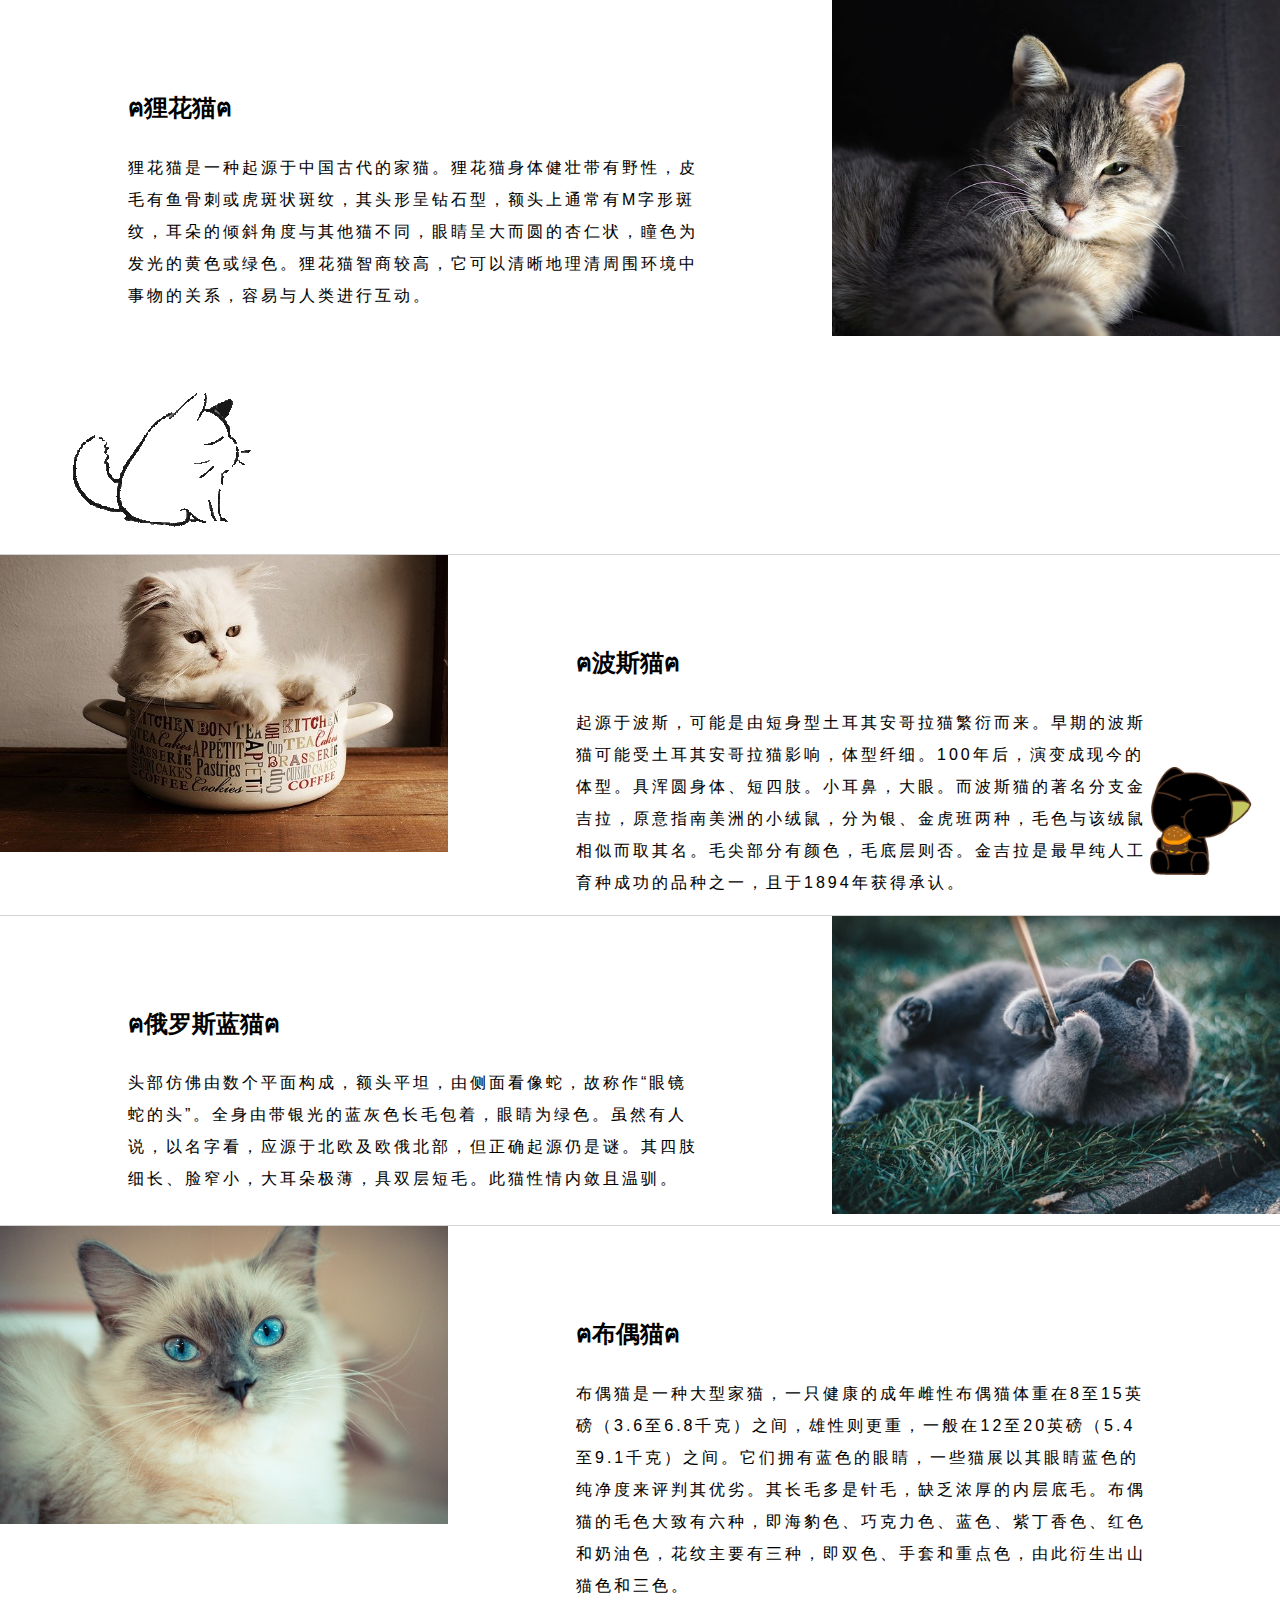
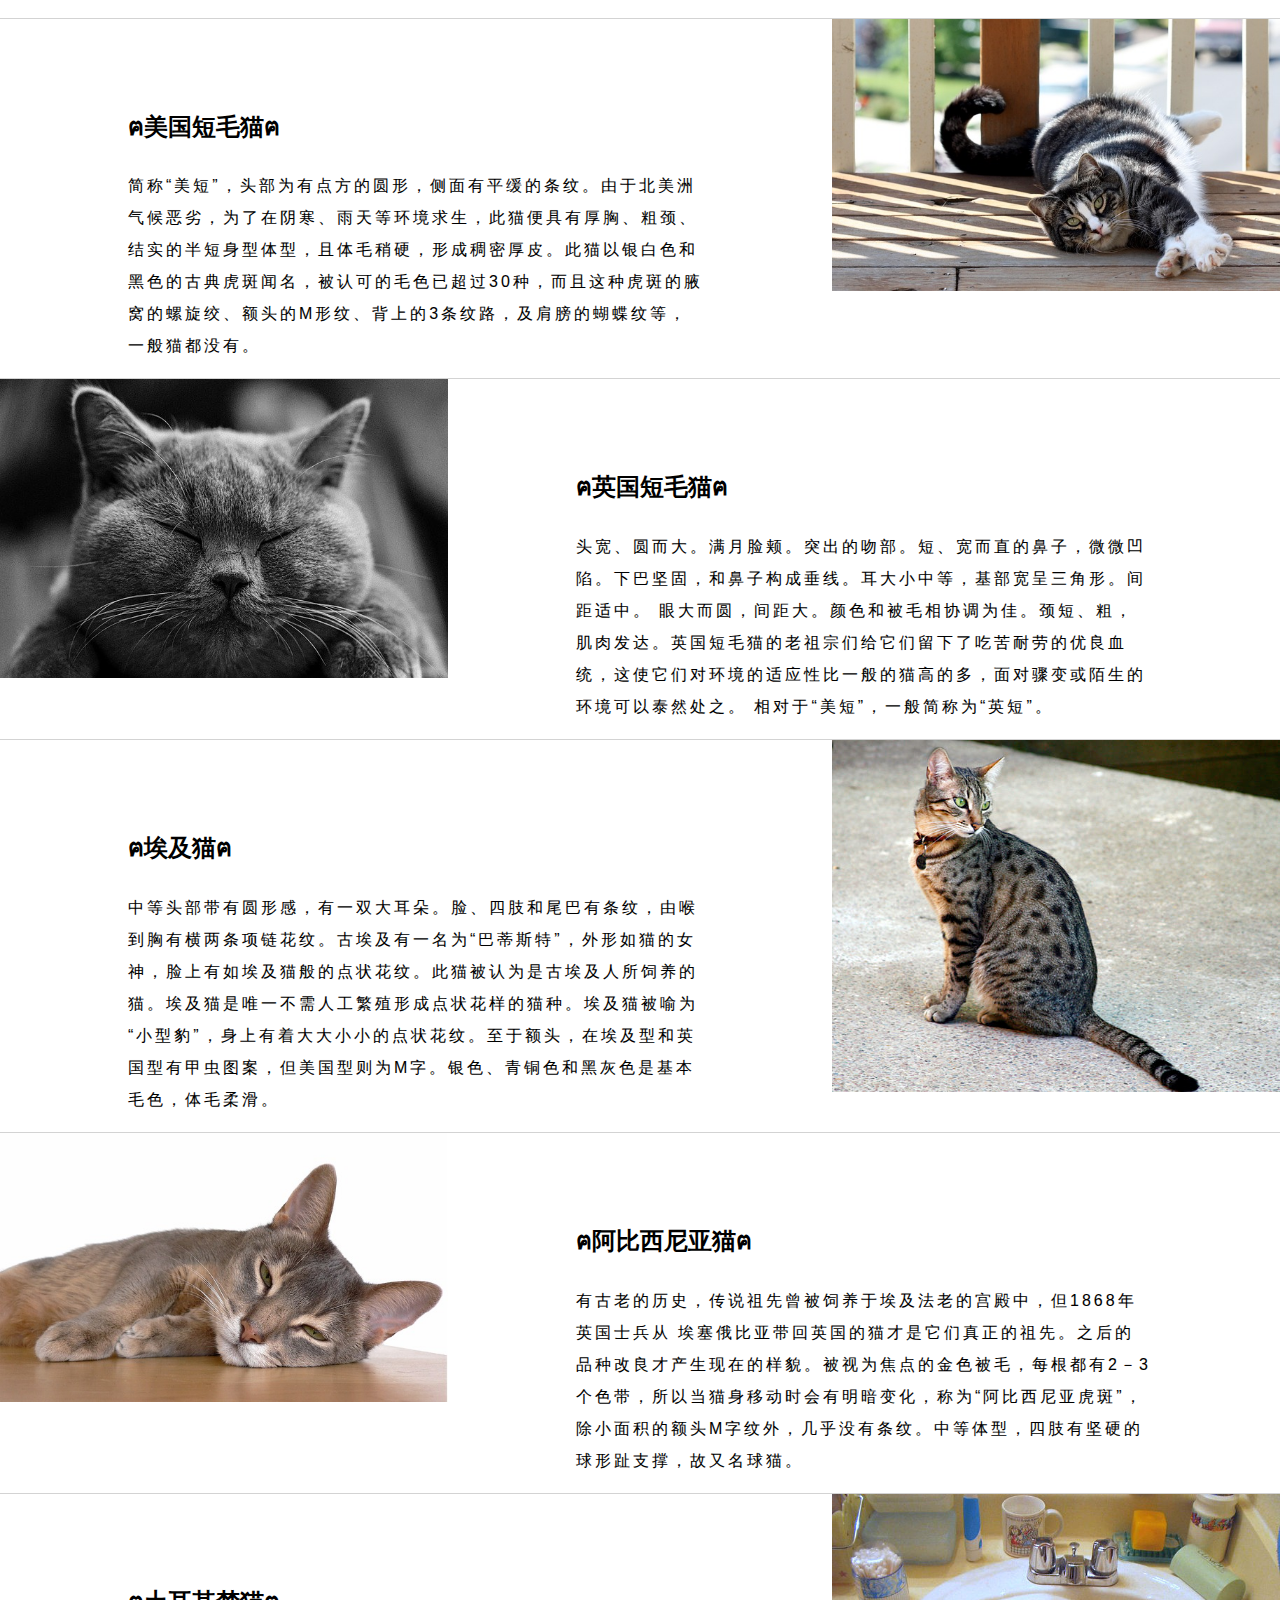
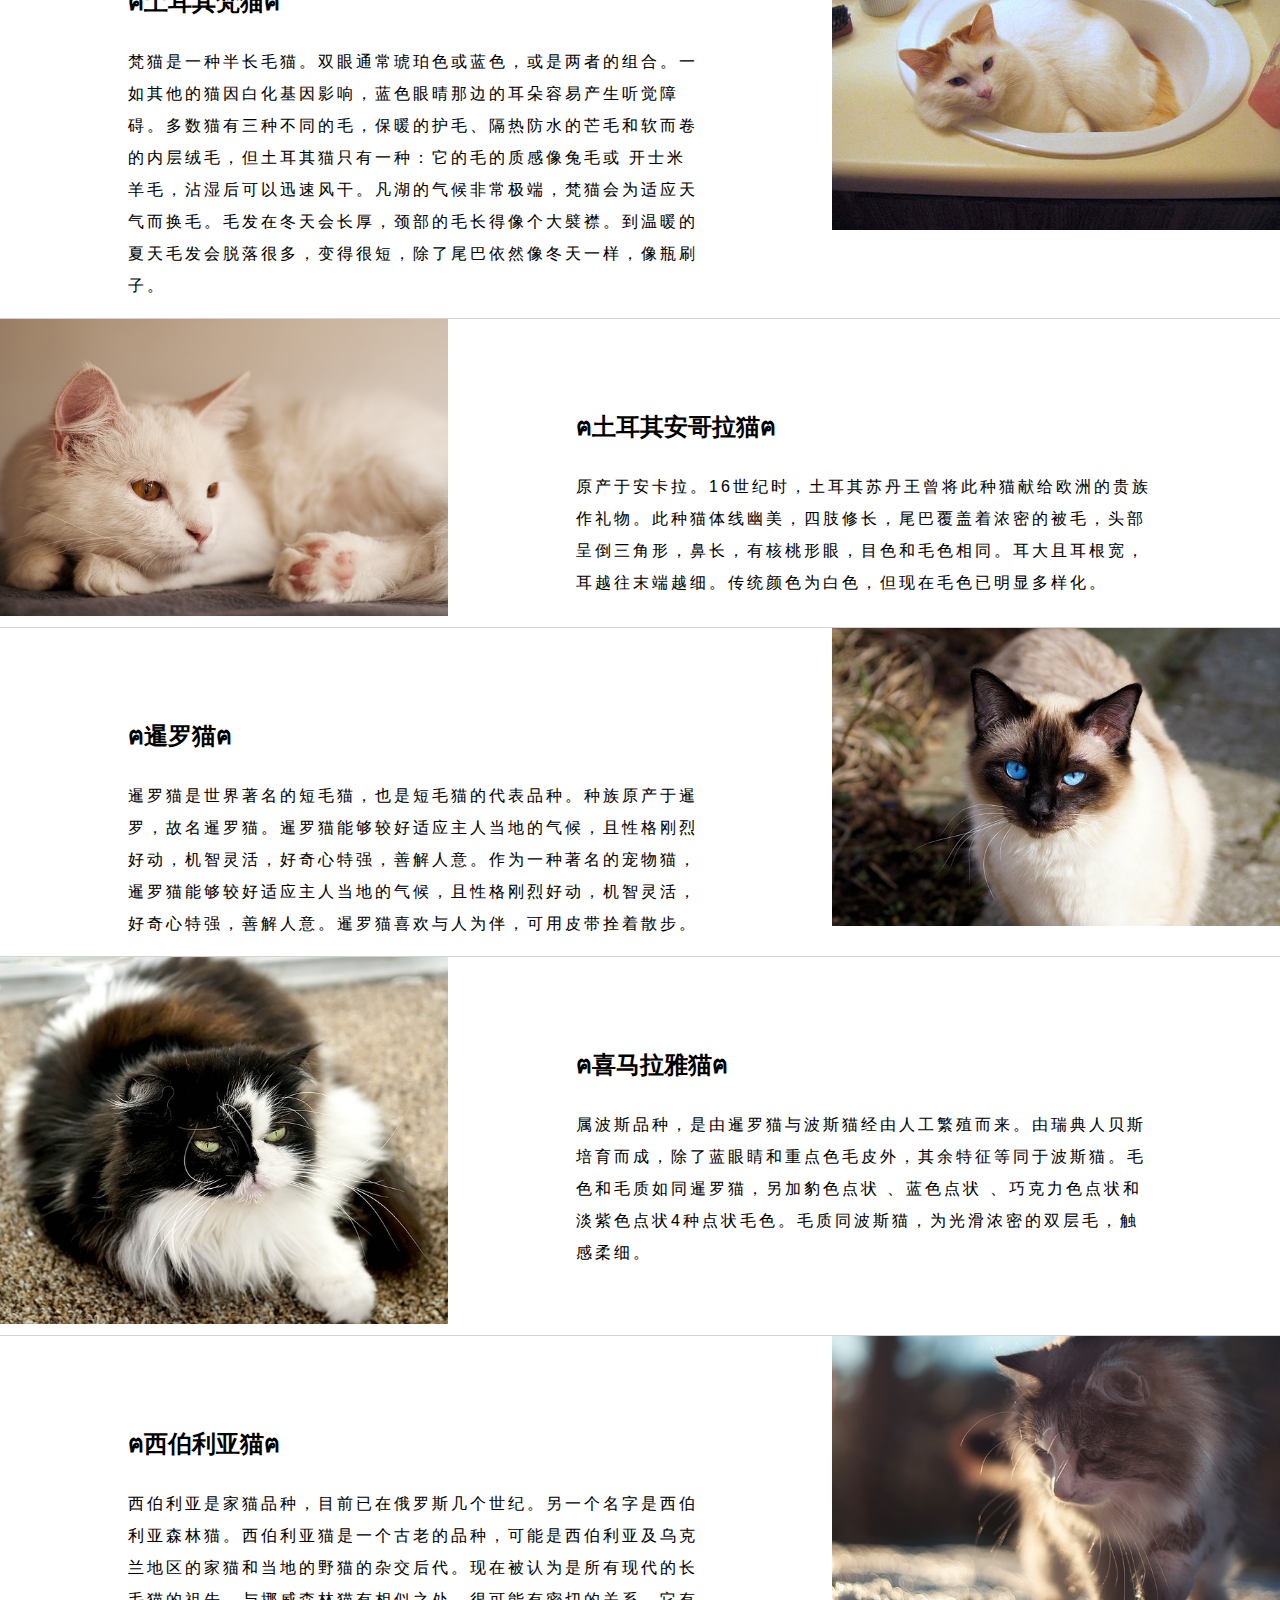
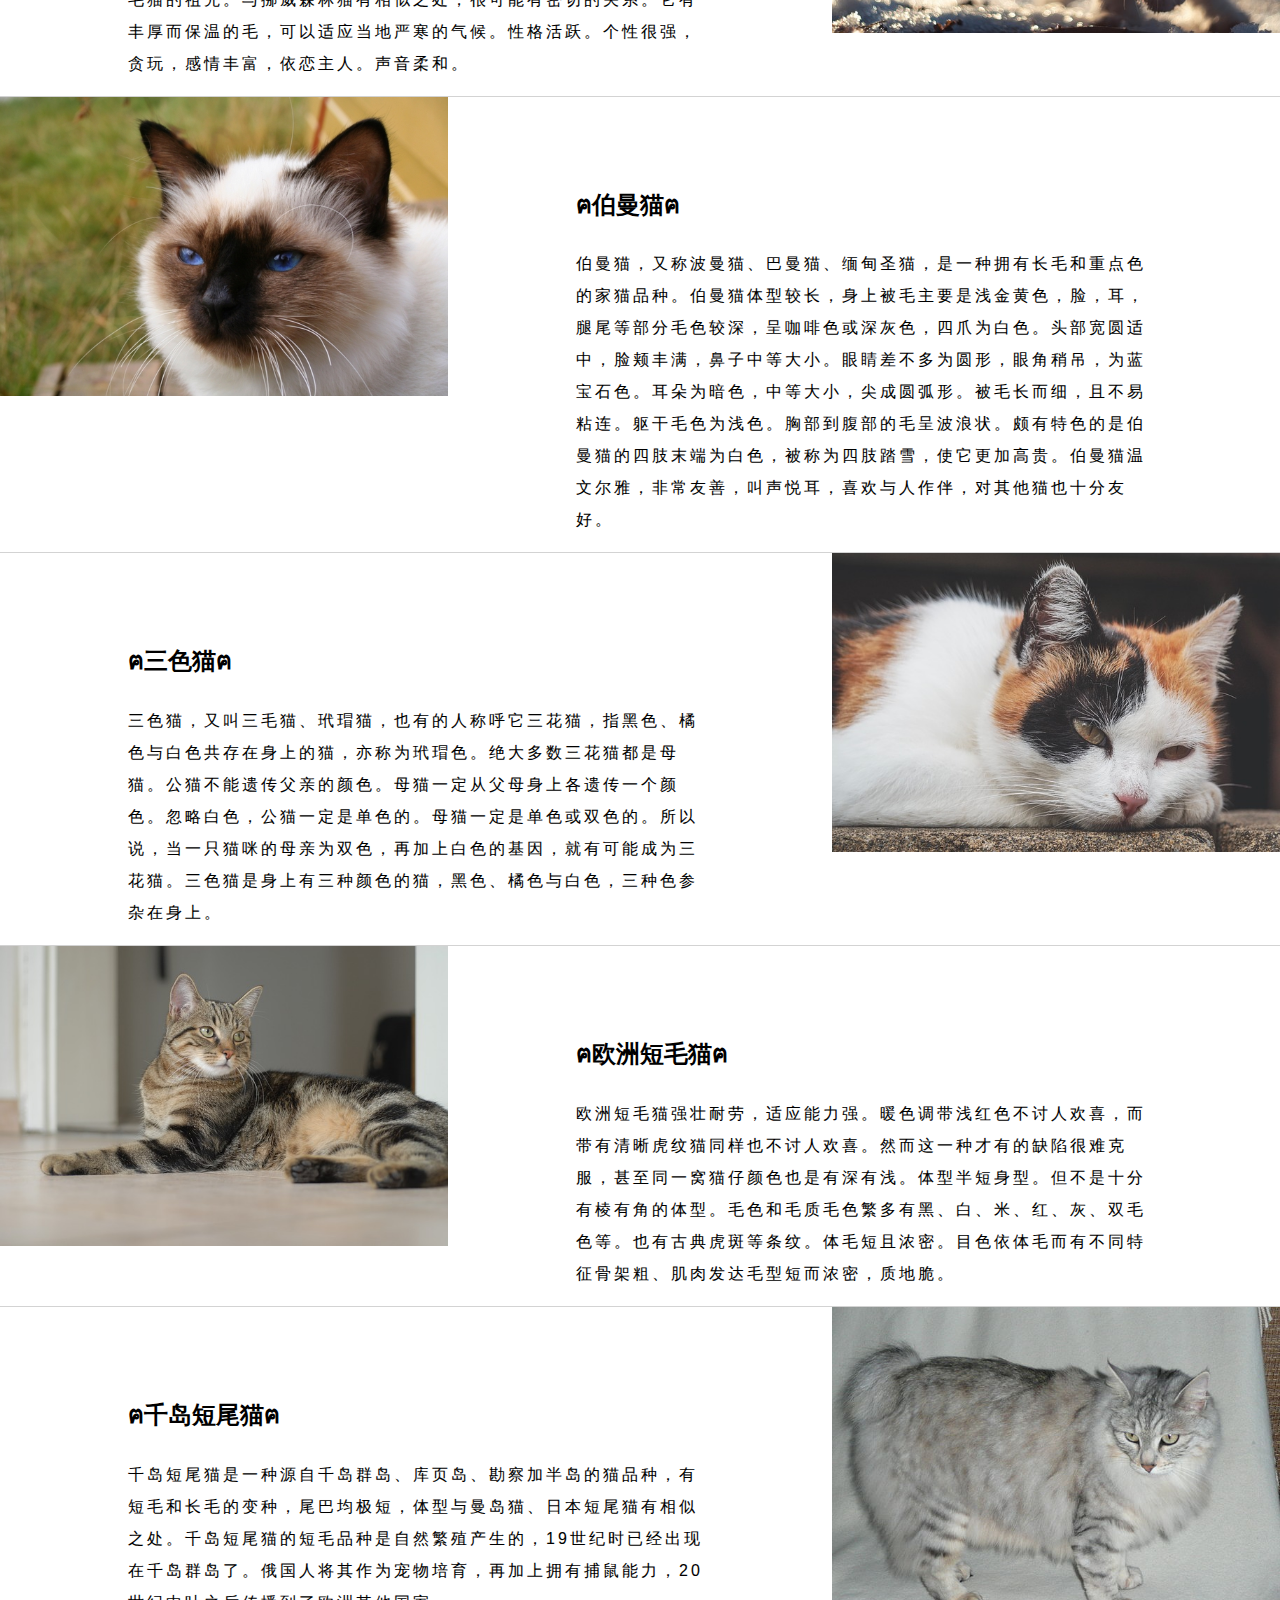
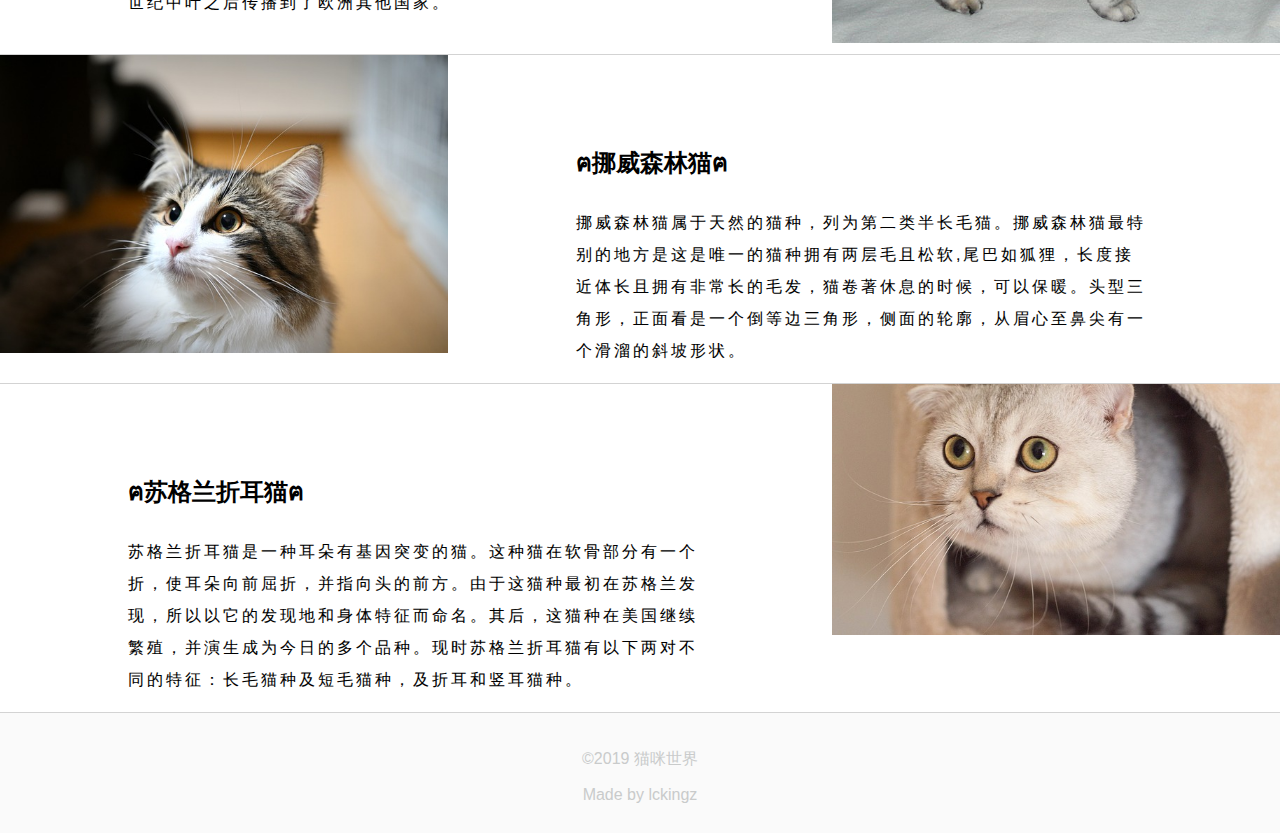
<file: index_2.html>
<!DOCTYPE html>
<html>
	<head>
		<meta charset="utf-8">
		<title>猫咪世界</title>
		<link rel="shortcut icon" type="image/x-icon" href="img/logo/logo.ico" />
		<link  rel="stylesheet" type="text/css" href="css/index_main_2.css"/>
		<script type="text/javascript" src="js/jquery-1.9.1.min.js"></script>		
	</head>
	<body>
		<audio autoplay="autoplay" preload="auto" loop="-1">
		  <source src="music/m1.mp3" type="audio/mp3" />
		</audio>
		<div id="main_2_1">
			<div id="fontPart">
				<h2>ฅ狸花猫ฅ</h2>
				<P>
					狸花猫是一种起源于中国古代的家猫。狸花猫身体健壮带有野性，皮毛有鱼骨刺或虎斑状斑纹，其头形呈钻石型，额头上通常有M字形斑纹，耳朵的倾斜角度与其他猫不同，眼睛呈大而圆的杏仁状，瞳色为发光的黄色或绿色。狸花猫智商较高，它可以清晰地理清周围环境中事物的关系，容易与人类进行互动。
				</P>
				<a href="index.html" title="返回首页"><img src="img/gif/g2.gif" /></a>
			</div>
			<div id="imagePart">
				<div id="container">
					<img src="img/cat/c1.jpg"/>
				</div>
			</div>
		</div>
		<div id="main_2_2"> 
			<div id="imagePart1">
				<div id="container1">
					<img src="img/cat/c2.jpg" />
				</div>
			</div>
			<div id="fontPart1"> 
				<h2>ฅ波斯猫ฅ</h2>
				<P>
					起源于波斯，可能是由短身型土耳其安哥拉猫繁衍而来。早期的波斯猫可能受土耳其安哥拉猫影响，体型纤细。100年后，演变成现今的体型。具浑圆身体、短四肢。小耳鼻，大眼。而波斯猫的著名分支金吉拉，原意指南美洲的小绒鼠，分为银、金虎班两种，毛色与该绒鼠相似而取其名。毛尖部分有颜色，毛底层则否。金吉拉是最早纯人工育种成功的品种之一，且于1894年获得承认。
				</P>
			</div>			
		</div>		
		<div id="main_2_1">
			<div id="fontPart"> 
				<h2>ฅ俄罗斯蓝猫ฅ</h2>
				<P>
					头部仿佛由数个平面构成，额头平坦，由侧面看像蛇，故称作“眼镜蛇的头”。全身由带银光的蓝灰色长毛包着，眼睛为绿色。虽然有人说，以名字看，应源于北欧及欧俄北部，但正确起源仍是谜。其四肢细长、脸窄小，大耳朵极薄，具双层短毛。此猫性情内敛且温驯。
				</P>
			</div>
			<div id="imagePart">
				<div id="container">
					<img src="img/cat/c3.jpg"/>
				</div>
			</div>
		</div>
		<div id="main_2_2"> 
			<div id="imagePart1">
				<div id="container1">
					<img src="img/cat/c4.jpg" />
				</div>
			</div>
			<div id="fontPart1"> 
				<h2>ฅ布偶猫ฅ</h2>
				<P>
					布偶猫是一种大型家猫，一只健康的成年雌性布偶猫体重在8至15英磅（3.6至6.8千克）之间，雄性则更重，一般在12至20英磅（5.4至9.1千克）之间。它们拥有蓝色的眼睛，一些猫展以其眼睛蓝色的纯净度来评判其优劣。其长毛多是针毛，缺乏浓厚的内层底毛。布偶猫的毛色大致有六种，即海豹色、巧克力色、蓝色、紫丁香色、红色和奶油色，花纹主要有三种，即双色、手套和重点色，由此衍生出山猫色和三色。
				</P>
			</div>			
		</div>
		<div id="main_2_1">
			<div id="fontPart"> 
				<h2>ฅ美国短毛猫ฅ</h2>
				<P>
					简称“美短”，头部为有点方的圆形，侧面有平缓的条纹。由于北美洲气候恶劣，为了在阴寒、雨天等环境求生，此猫便具有厚胸、粗颈、结实的半短身型体型，且体毛稍硬，形成稠密厚皮。此猫以银白色和黑色的古典虎斑闻名，被认可的毛色已超过30种，而且这种虎斑的腋窝的螺旋绞、额头的M形纹、背上的3条纹路，及肩膀的蝴蝶纹等，一般猫都没有。
				</P>
			</div>
			<div id="imagePart">
				<div id="container">
					<img src="img/cat/c5.jpg"/>
				</div>
			</div>
		</div>
		<div id="main_2_2"> 
			<div id="imagePart1">
				<div id="container1">
					<img src="img/cat/c6.jpg" />
				</div>
			</div>
			<div id="fontPart1"> 
				<h2>ฅ英国短毛猫ฅ</h2>
				<P>
					头宽、圆而大。满月脸颊。突出的吻部。短、宽而直的鼻子，微微凹陷。下巴坚固，和鼻子构成垂线。耳大小中等，基部宽呈三角形。间距适中。 眼大而圆，间距大。颜色和被毛相协调为佳。颈短、粗，肌肉发达。英国短毛猫的老祖宗们给它们留下了吃苦耐劳的优良血统，这使它们对环境的适应性比一般的猫高的多，面对骤变或陌生的环境可以泰然处之。 相对于“美短”，一般简称为“英短”。
				</P>
			</div>			
		</div>	
		<div id="main_2_1">
			<div id="fontPart"> 
				<h2>ฅ埃及猫ฅ</h2>
				<P>
					中等头部带有圆形感，有一双大耳朵。脸、四肢和尾巴有条纹，由喉到胸有横两条项链花纹。古埃及有一名为“巴蒂斯特”，外形如猫的女神，脸上有如埃及猫般的点状花纹。此猫被认为是古埃及人所饲养的猫。埃及猫是唯一不需人工繁殖形成点状花样的猫种。埃及猫被喻为“小型豹”，身上有着大大小小的点状花纹。至于额头，在埃及型和英国型有甲虫图案，但美国型则为M字。银色、青铜色和黑灰色是基本毛色，体毛柔滑。
				</P>
			</div>
			<div id="imagePart">
				<div id="container">
					<img src="img/cat/c8.jpg"/>
				</div>
			</div>
		</div>
		<div id="main_2_2"> 
			<div id="imagePart1">
				<div id="container1">
					<img src="img/cat/c7.jpg" />
				</div>
			</div>
			<div id="fontPart1"> 
				<h2>ฅ阿比西尼亚猫ฅ</h2>
				<P>
					有古老的历史，传说祖先曾被饲养于埃及法老的宫殿中，但1868年英国士兵从 埃塞俄比亚带回英国的猫才是它们真正的祖先。之后的品种改良才产生现在的样貌。被视为焦点的金色被毛，每根都有2－3个色带，所以当猫身移动时会有明暗变化，称为“阿比西尼亚虎斑”，除小面积的额头M字纹外，几乎没有条纹。中等体型，四肢有坚硬的球形趾支撑，故又名球猫。
				</P>
			</div>			
		</div>
		<div id="main_2_1">
			<div id="fontPart"> 
				<h2>ฅ土耳其梵猫ฅ</h2>
				<P>
				梵猫是一种半长毛猫。双眼通常琥珀色或蓝色，或是两者的组合。一如其他的猫因白化基因影响，蓝色眼晴那边的耳朵容易产生听觉障碍。多数猫有三种不同的毛，保暖的护毛、隔热防水的芒毛和软而卷的内层绒毛，但土耳其猫只有一种：它的毛的质感像兔毛或 开士米羊毛，沾湿后可以迅速风干。凡湖的气候非常极端，梵猫会为适应天气而换毛。毛发在冬天会长厚，颈部的毛长得像个大襞襟。到温暖的夏天毛发会脱落很多，变得很短，除了尾巴依然像冬天一样，像瓶刷子。
				</P>
			</div>
			<div id="imagePart">
				<div id="container">
					<img src="img/cat/c9.jpg"/>
				</div>
			</div>
		</div>
		<div id="main_2_2"> 
			<div id="imagePart1">
				<div id="container1">
					<img src="img/cat/c10.jpg" />
				</div>
			</div>
			<div id="fontPart1"> 
				<h2>ฅ土耳其安哥拉猫ฅ</h2>
				<P>
				原产于安卡拉。16世纪时，土耳其苏丹王曾将此种猫献给欧洲的贵族作礼物。此种猫体线幽美，四肢修长，尾巴覆盖着浓密的被毛，头部呈倒三角形，鼻长，有核桃形眼，目色和毛色相同。耳大且耳根宽，耳越往末端越细。传统颜色为白色，但现在毛色已明显多样化。
				</P>
			</div>			
		</div>
		<div id="main_2_1">
			<div id="fontPart"> 
				<h2>ฅ暹罗猫ฅ</h2>
				<P>
				暹罗猫是世界著名的短毛猫，也是短毛猫的代表品种。种族原产于暹罗，故名暹罗猫。暹罗猫能够较好适应主人当地的气候，且性格刚烈好动，机智灵活，好奇心特强，善解人意。作为一种著名的宠物猫，暹罗猫能够较好适应主人当地的气候，且性格刚烈好动，机智灵活，好奇心特强，善解人意。暹罗猫喜欢与人为伴，可用皮带拴着散步。
			</div>
			<div id="imagePart">
				<div id="container">
					<img src="img/cat/c11.jpg"/>
				</div>
			</div>
		</div>
		<div id="main_2_2"> 
			<div id="imagePart1">
				<div id="container1">
					<img src="img/cat/c12.jpg" />
				</div>
			</div>
			<div id="fontPart1"> 
				<h2>ฅ喜马拉雅猫ฅ</h2>
				<P>
				属波斯品种，是由暹罗猫与波斯猫经由人工繁殖而来。由瑞典人贝斯培育而成，除了蓝眼睛和重点色毛皮外，其余特征等同于波斯猫。毛色和毛质如同暹罗猫，另加豹色点状 、蓝色点状 、巧克力色点状和淡紫色点状4种点状毛色。毛质同波斯猫，为光滑浓密的双层毛，触感柔细。
				</P>
			</div>			
		</div>
		<div id="main_2_1">
			<div id="fontPart"> 
				<h2>ฅ西伯利亚猫ฅ</h2>
				<P>
				西伯利亚是家猫品种，目前已在俄罗斯几个世纪。另一个名字是西伯利亚森林猫。西伯利亚猫是一个古老的品种，可能是西伯利亚及乌克兰地区的家猫和当地的野猫的杂交后代。现在被认为是所有现代的长毛猫的祖先。与挪威森林猫有相似之处，很可能有密切的关系。它有丰厚而保温的毛，可以适应当地严寒的气候。性格活跃。个性很强，贪玩，感情丰富，依恋主人。声音柔和。
				</P>
			</div>
			<div id="imagePart">
				<div id="container">
					<img src="img/cat/c13.jpg"/>
				</div>
			</div>
		</div>
		<div id="main_2_2"> 
			<div id="imagePart1">
				<div id="container1">
					<img src="img/cat/c15.jpg" />
				</div>
			</div>
			<div id="fontPart1"> 
				<h2>ฅ伯曼猫ฅ</h2>
				<P>
				伯曼猫，又称波曼猫、巴曼猫、缅甸圣猫，是一种拥有长毛和重点色的家猫品种。伯曼猫体型较长，身上被毛主要是浅金黄色，脸，耳，腿尾等部分毛色较深，呈咖啡色或深灰色，四爪为白色。头部宽圆适中，脸颊丰满，鼻子中等大小。眼睛差不多为圆形，眼角稍吊，为蓝宝石色。耳朵为暗色，中等大小，尖成圆弧形。被毛长而细，且不易粘连。躯干毛色为浅色。胸部到腹部的毛呈波浪状。颇有特色的是伯曼猫的四肢末端为白色，被称为四肢踏雪，使它更加高贵。伯曼猫温文尔雅，非常友善，叫声悦耳，喜欢与人作伴，对其他猫也十分友好。
				</P>
			</div>			
		</div>
		<div id="main_2_1">
			<div id="fontPart"> 
				<h2>ฅ三色猫ฅ</h2>
				<P>
				三色猫，又叫三毛猫、玳瑁猫，也有的人称呼它三花猫，指黑色、橘色与白色共存在身上的猫，亦称为玳瑁色。绝大多数三花猫都是母猫。公猫不能遗传父亲的颜色。母猫一定从父母身上各遗传一个颜色。忽略白色，公猫一定是单色的。母猫一定是单色或双色的。所以说，当一只猫咪的母亲为双色，再加上白色的基因，就有可能成为三花猫。三色猫是身上有三种颜色的猫，黑色、橘色与白色，三种色参杂在身上。
				</P>
			</div>
			<div id="imagePart">
				<div id="container">
					<img src="img/cat/c16.jpg"/>
				</div>
			</div>
		</div>
		<div id="main_2_2"> 
			<div id="imagePart1">
				<div id="container1">
					<img src="img/cat/c17.jpg" />
				</div>
			</div>
			<div id="fontPart1"> 
				<h2>ฅ欧洲短毛猫ฅ</h2>
				<P>
				欧洲短毛猫强壮耐劳，适应能力强。暖色调带浅红色不讨人欢喜，而带有清晰虎纹猫同样也不讨人欢喜。然而这一种才有的缺陷很难克服，甚至同一窝猫仔颜色也是有深有浅。体型半短身型。但不是十分有棱有角的体型。毛色和毛质毛色繁多有黑、白、米、红、灰、双毛色等。也有古典虎斑等条纹。体毛短且浓密。目色依体毛而有不同特征骨架粗、肌肉发达毛型短而浓密，质地脆。
				</P>
			</div>			
		</div>
		<div id="main_2_1">
			<div id="fontPart"> 
				<h2>ฅ千岛短尾猫ฅ</h2>
				<P>
				千岛短尾猫是一种源自千岛群岛、库页岛、勘察加半岛的猫品种，有短毛和长毛的变种，尾巴均极短，体型与曼岛猫、日本短尾猫有相似之处。千岛短尾猫的短毛品种是自然繁殖产生的，19世纪时已经出现在千岛群岛了。俄国人将其作为宠物培育，再加上拥有捕鼠能力，20世纪中叶之后传播到了欧洲其他国家。
				</P>
			</div>
			<div id="imagePart">
				<div id="container">
					<img src="img/cat/c18.jpg"/>
				</div>
			</div>
		</div>
		<div id="main_2_2"> 
			<div id="imagePart1">
				<div id="container1">
					<img src="img/cat/c19.jpg" />
				</div>
			</div>
			<div id="fontPart1"> 
				<h2>ฅ挪威森林猫ฅ</h2>
				<P>
				挪威森林猫属于天然的猫种，列为第二类半长毛猫。挪威森林猫最特别的地方是这是唯一的猫种拥有两层毛且松软,尾巴如狐狸，长度接近体长且拥有非常长的毛发，猫卷著休息的时候，可以保暖。头型三角形，正面看是一个倒等边三角形，侧面的轮廓，从眉心至鼻尖有一个滑溜的斜坡形状。
			</div>			
		</div>
		<div id="main_2_1">
			<div id="fontPart"> 
				<h2>ฅ苏格兰折耳猫ฅ</h2>
				<P>
				苏格兰折耳猫是一种耳朵有基因突变的猫。这种猫在软骨部分有一个折，使耳朵向前屈折，并指向头的前方。由于这猫种最初在苏格兰发现，所以以它的发现地和身体特征而命名。其后，这猫种在美国继续繁殖，并演生成为今日的多个品种。现时苏格兰折耳猫有以下两对不同的特征：长毛猫种及短毛猫种，及折耳和竖耳猫种。
				</P>
			</div>
			<div id="imagePart">
				<div id="container">
					<img src="img/cat/c20.jpg"/>
				</div>
			</div>
		</div>
		<div id="footer">
			<a href="index.html" title="猫咪世界"><p>©2019 猫咪世界</p></a>
			<p>Made by lckingz</p>
		</div>
		<a href="#main_2_1" title="返回顶部">
			<div class="cxk">
				<img src="img/gif/g3.gif" />
			</div>
		</a>	
	</body>
</html>
</file>
<file: css/index_main_2.css>
body{
	font-family: helvetica,sans-serif;
	margin: 0;
	padding: 0;
	font-weight: 200;
	line-height: 2;
	background-color: #ffffff;
}
div{
	display: block;
}
a{
	text-decoration: none;
	color: #c9cbcb;
}
#main_2_1{
	position: relative;
	width: 100%;
	overflow: hidden;
	border-bottom: 1px solid lightgrey;
}
#main_2_background{
	top: 50%;
	left: 50%;
	position:fixed;
	width:100%;
	height:100%;
	z-index:-10;
	zoom: 1;
	
}
#main_2_1 #fontPart{
	width: 65%;
	float: left;
}
#main_2_1 #fontPart h2{
	padding: 64px 128px 0px 128px;
}
#main_2_1 #fontPart p{
	padding: 0px 128px 0px 128px;
	letter-spacing: 3px;
	text-shadow: 0 0 1px rgba(0,0,0,.1);
}
#main_2_1 #imagePart{
	width: 35%;
	float: left;
}
#main_2_1 #imagePart #container{
	height: 100%;
	width: 100%;
	margin: 0 auto;
}
#main_2_1 #imagePart #container img{
	width: 100%;
	height: 100%;
	overflow: hidden;
}
#main_2_2{
	width: 100%;
	overflow: hidden;
	border-bottom: 1px solid lightgrey;	
}
#main_2_2 #fontPart1{
	width: 65%;
	float: right;
}
#main_2_2 #fontPart1 h2{
	padding: 64px 128px 0px 128px;
}
#main_2_2 #fontPart1 p{
	padding: 0px 128px 0px 128px;
	letter-spacing: 3px;
	text-shadow: 0 0 1px rgba(0,0,0,.1);
}
#main_2_2 #imagePart1{
	width: 35%;
	float: left;
}
#main_2_2 #imagePart1 #container1{
	height: 100%;
	width: 100%;
	margin: 0 auto;
}
#main_2_2 #imagePart1 #container1 img{
	width: 100%;
	height: 100%;
	overflow: hidden;
}
#footer{
	width: 100%;
	height: 100px;
	background: #fafafa;
	color: #c9cbcb;
	line-height: 20px;
	text-align: center;
	padding-top: 20px;
}
.cxk{
	position: fixed;
	width: 160px;
	height: 160px;
	right: 1%;
	bottom: 1%;
}
.cxk img{
	height: 100%;
}
</file>
